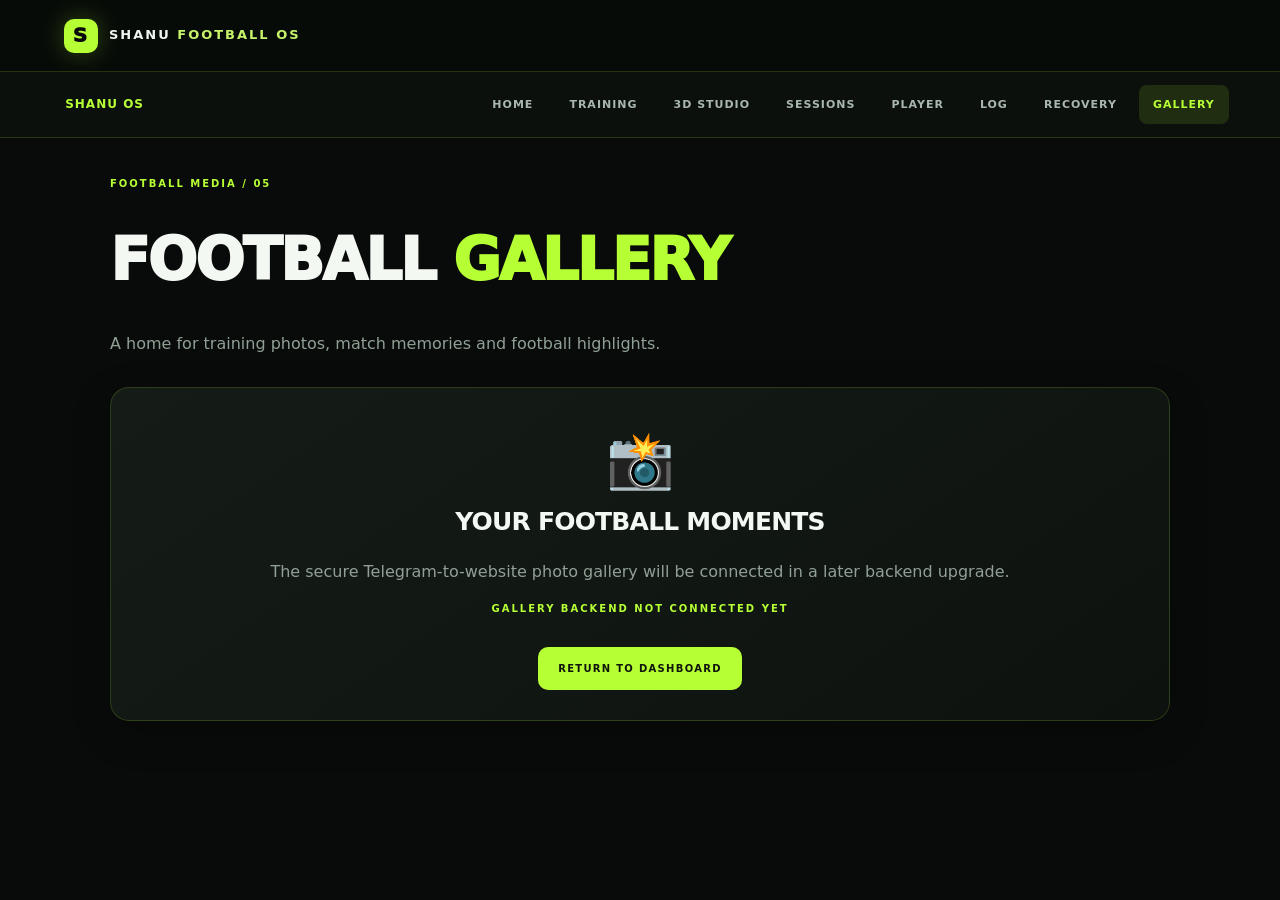
<file: gallery.html>
<!doctype html>
<html lang="en"><head>
<meta charset="UTF-8"><meta name="viewport" content="width=device-width,initial-scale=1">
<title>Football Gallery | Shanu Football OS</title>
<link rel="stylesheet" href="style.css"><link rel="stylesheet" href="premium.css">
</head><body>
<header class="topbar"><a class="brand" href="index.html"><span class="brand-mark">S</span><span>SHANU <b>FOOTBALL OS</b></span></a></header>
<main class="premium-page">
<p class="eyebrow">FOOTBALL MEDIA / 05</p>
<h1 class="premium-heading">FOOTBALL <span>GALLERY</span></h1>
<p class="premium-sub">A home for training photos, match memories and football highlights.</p>
<section class="card" style="padding:30px;margin-top:30px;text-align:center">
<div style="font-size:55px">📸</div>
<h2>YOUR FOOTBALL MOMENTS</h2>
<p class="premium-sub">The secure Telegram-to-website photo gallery will be connected in a later backend upgrade.</p>
<p class="eyebrow">GALLERY BACKEND NOT CONNECTED YET</p>
<a class="primary" style="display:inline-block;padding:14px 20px;text-decoration:none" href="index.html">RETURN TO DASHBOARD</a>
</section>
</main>
<script src="premium.js"></script>
</body></html>
</file>
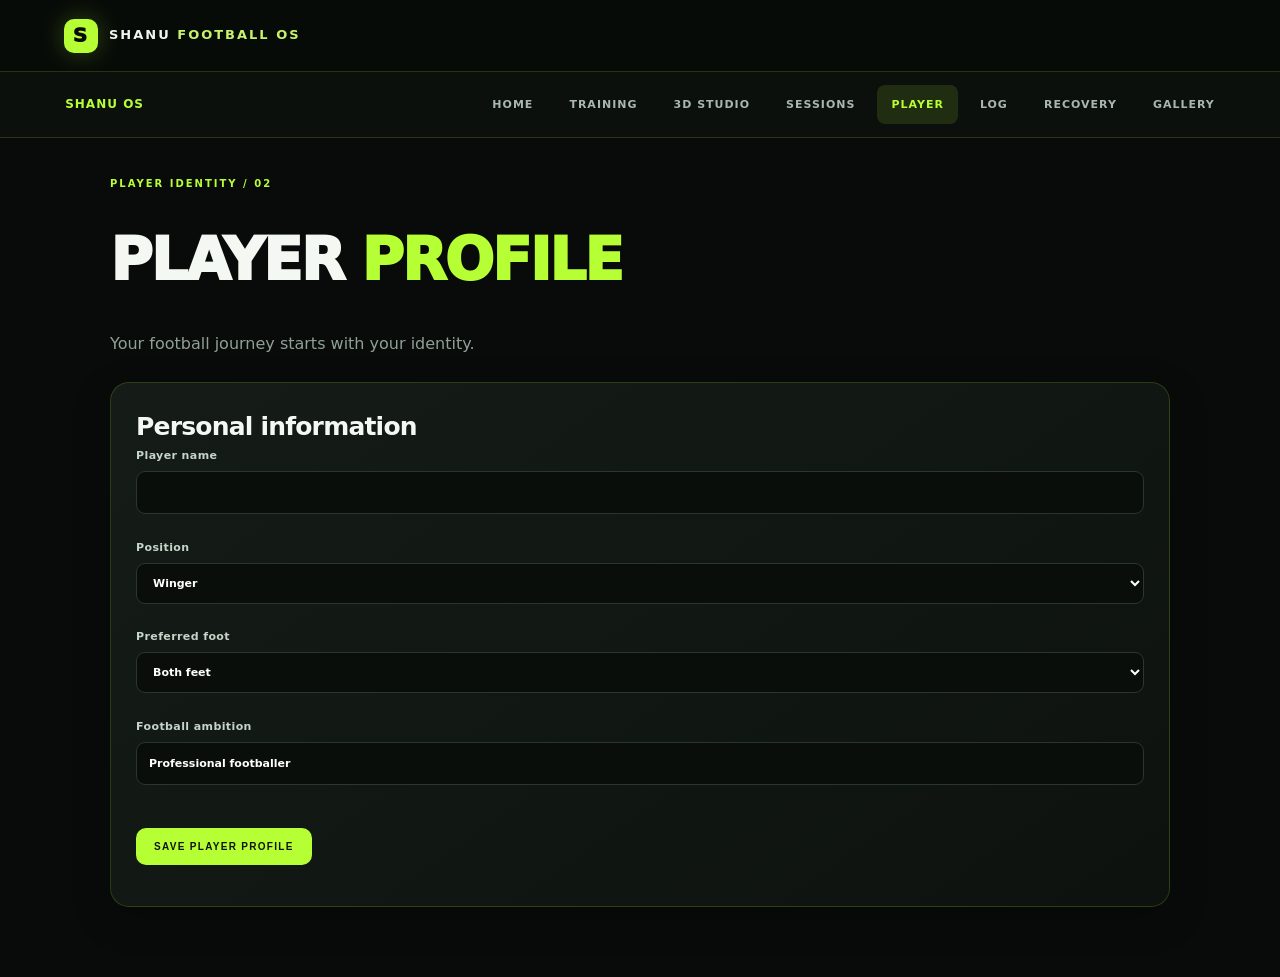
<file: player.html>
<!doctype html>
<html lang="en"><head>
<meta charset="UTF-8"><meta name="viewport" content="width=device-width,initial-scale=1">
<title>Player Profile | Shanu Football OS</title>
<link rel="stylesheet" href="style.css"><link rel="stylesheet" href="premium.css">
</head><body>
<header class="topbar"><a class="brand" href="index.html"><span class="brand-mark">S</span><span>SHANU <b>FOOTBALL OS</b></span></a></header>
<main class="premium-page">
<p class="eyebrow">PLAYER IDENTITY / 02</p>
<h1 class="premium-heading">PLAYER <span>PROFILE</span></h1>
<p class="premium-sub">Your football journey starts with your identity.</p>
<section class="card" style="padding:25px;margin-top:25px">
<h2>Personal information</h2>
<form id="playerForm">
<label class="field">Player name<input id="name" maxlength="40" required></label><br>
<label class="field">Position<select id="position"><option>Winger</option><option>Striker</option><option>Midfielder</option><option>Defender</option><option>Goalkeeper</option></select></label><br>
<label class="field">Preferred foot<select id="foot"><option>Both feet</option><option>Right foot</option><option>Left foot</option></select></label><br>
<label class="field">Football ambition<input id="ambition" maxlength="80" value="Professional footballer"></label><br>
<button class="primary" type="submit">SAVE PLAYER PROFILE</button>
<p id="status" class="premium-sub" aria-live="polite"></p>
</form>
</section>
</main>
<script src="premium.js"></script>
<script>
const fields=['name','position','foot','ambition'];
const key='shanu_player_profile_v1';
try {
 const saved=JSON.parse(localStorage.getItem(key)||'{}');
 fields.forEach(id=>{if(saved[id])document.getElementById(id).value=saved[id]});
} catch(e){}
document.getElementById('playerForm').addEventListener('submit',e=>{
 e.preventDefault();
 const data={};
 fields.forEach(id=>data[id]=document.getElementById(id).value);
 localStorage.setItem(key,JSON.stringify(data));
 document.getElementById('status').textContent='Profile saved on this device.';
});
</script>
</body></html>
</file>
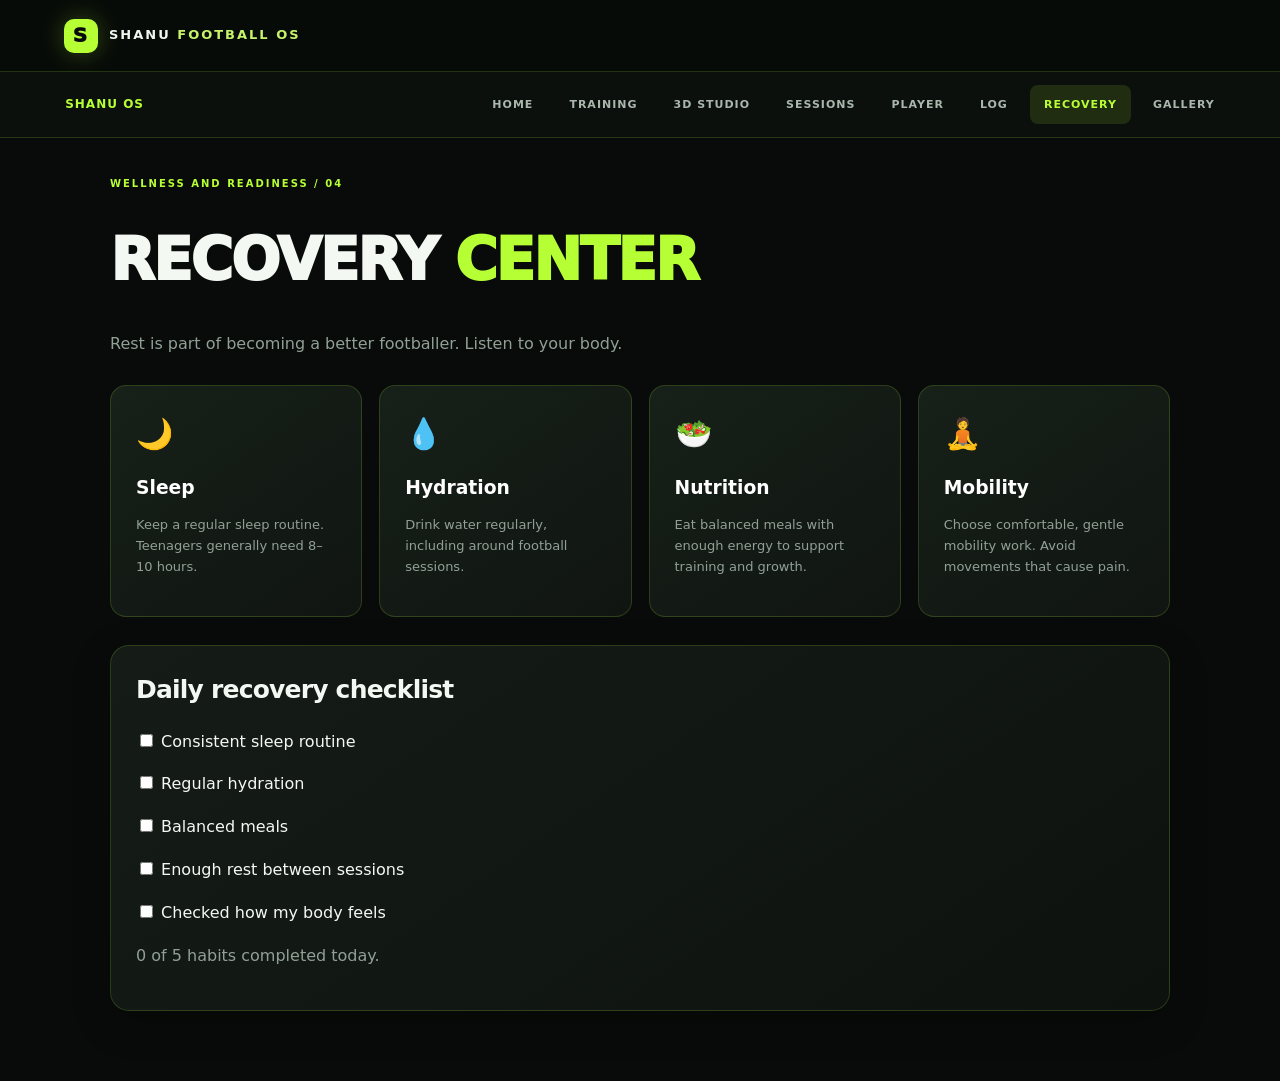
<file: recovery.html>
<!doctype html>
<html lang="en"><head>
<meta charset="UTF-8"><meta name="viewport" content="width=device-width,initial-scale=1">
<title>Recovery Center | Shanu Football OS</title>
<link rel="stylesheet" href="style.css"><link rel="stylesheet" href="premium.css">
</head><body>
<header class="topbar"><a class="brand" href="index.html"><span class="brand-mark">S</span><span>SHANU <b>FOOTBALL OS</b></span></a></header>
<main class="premium-page">
<p class="eyebrow">WELLNESS AND READINESS / 04</p>
<h1 class="premium-heading">RECOVERY <span>CENTER</span></h1>
<p class="premium-sub">Rest is part of becoming a better footballer. Listen to your body.</p>
<div class="premium-grid">
<article class="premium-tile"><div class="tile-icon">🌙</div><h3>Sleep</h3><p>Keep a regular sleep routine. Teenagers generally need 8–10 hours.</p></article>
<article class="premium-tile"><div class="tile-icon">💧</div><h3>Hydration</h3><p>Drink water regularly, including around football sessions.</p></article>
<article class="premium-tile"><div class="tile-icon">🥗</div><h3>Nutrition</h3><p>Eat balanced meals with enough energy to support training and growth.</p></article>
<article class="premium-tile"><div class="tile-icon">🧘</div><h3>Mobility</h3><p>Choose comfortable, gentle mobility work. Avoid movements that cause pain.</p></article>
</div>
<section class="card" style="padding:25px;margin-top:28px">
<h2>Daily recovery checklist</h2>
<div id="habits" style="display:grid;gap:18px;margin-top:20px">
<label><input type="checkbox" data-habit="sleep"> Consistent sleep routine</label>
<label><input type="checkbox" data-habit="water"> Regular hydration</label>
<label><input type="checkbox" data-habit="food"> Balanced meals</label>
<label><input type="checkbox" data-habit="rest"> Enough rest between sessions</label>
<label><input type="checkbox" data-habit="check"> Checked how my body feels</label>
</div>
<p id="progress" class="premium-sub"></p>
</section>
</main>
<script src="premium.js"></script>
<script>
const key='shanu_recovery_v1';
let saved={};
try{saved=JSON.parse(localStorage.getItem(key)||'{}')}catch(e){}
const boxes=[...document.querySelectorAll('[data-habit]')];
function update(){
 const count=boxes.filter(b=>b.checked).length;
 document.getElementById('progress').textContent=count+' of '+boxes.length+' habits completed today.';
 localStorage.setItem(key,JSON.stringify(Object.fromEntries(boxes.map(b=>[b.dataset.habit,b.checked]))));
}
boxes.forEach(b=>{b.checked=!!saved[b.dataset.habit];b.addEventListener('change',update)});
update();
</script>
</body></html>
</file>
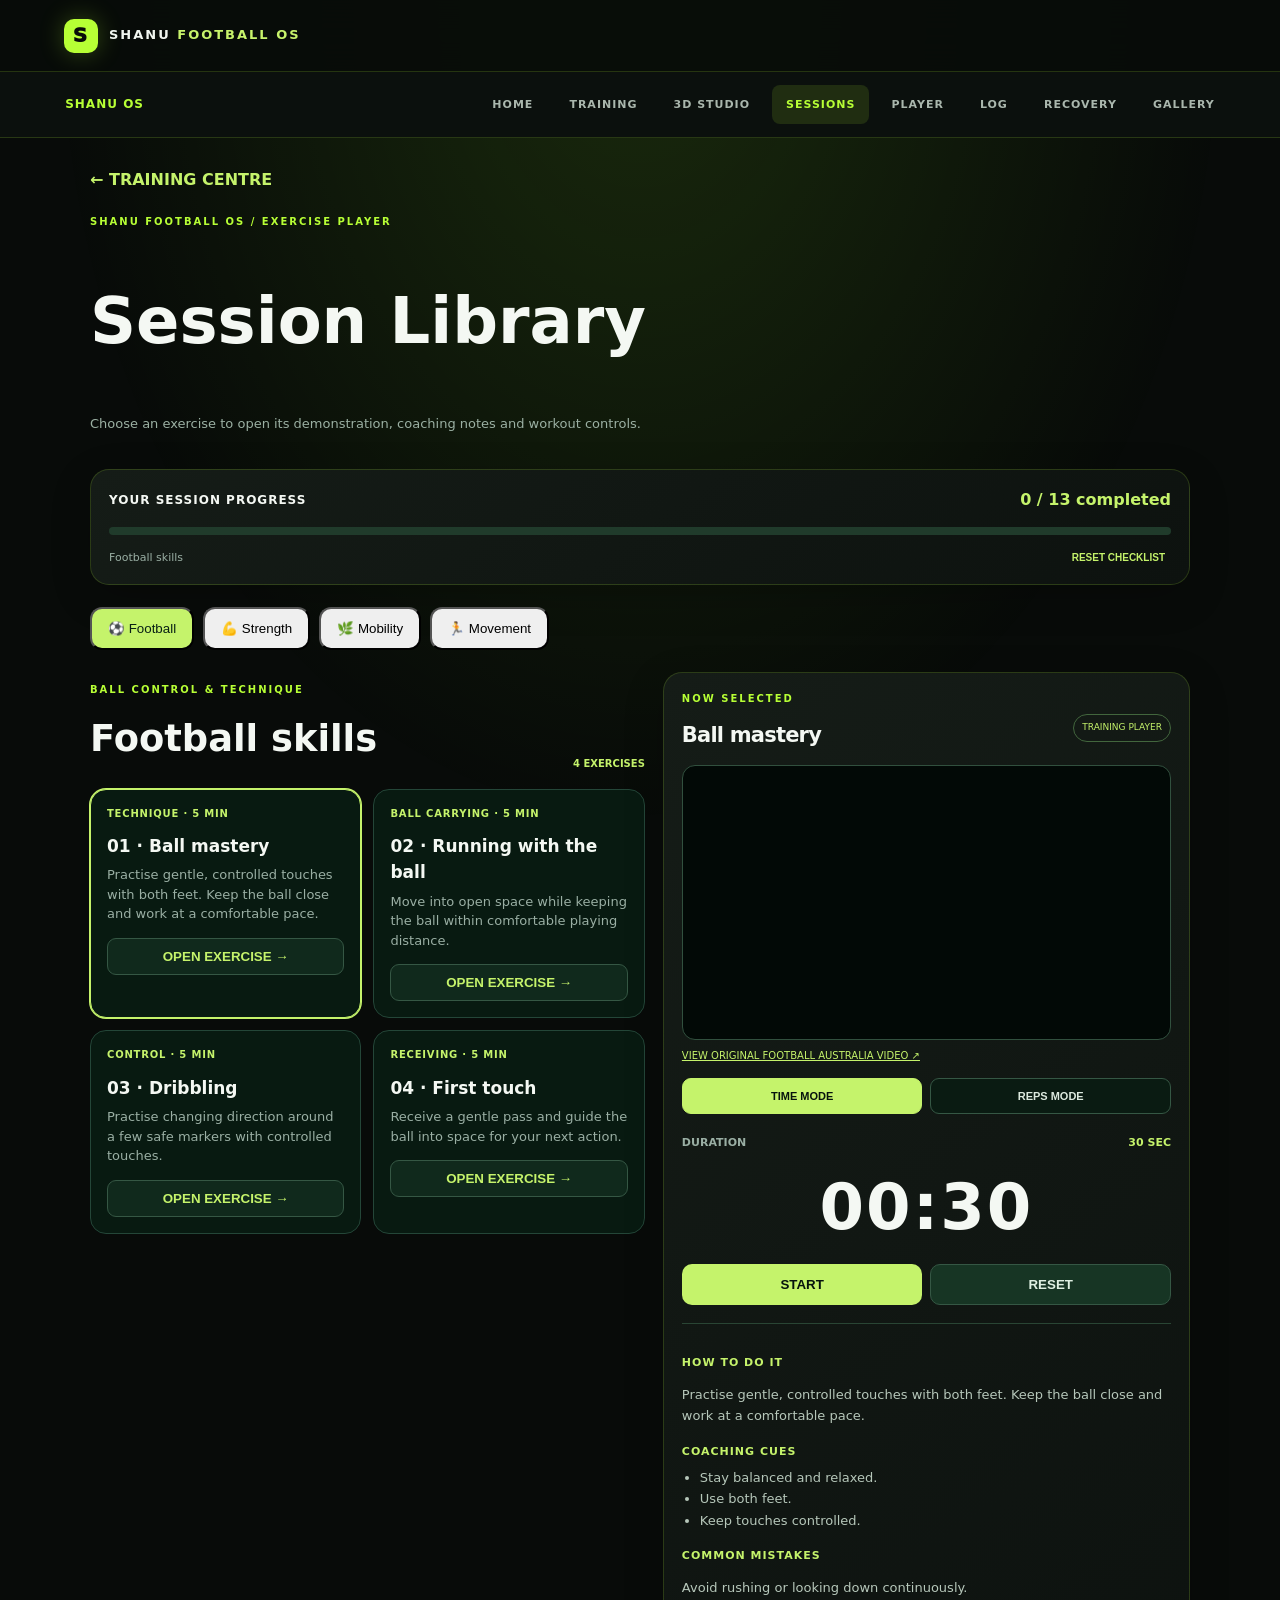
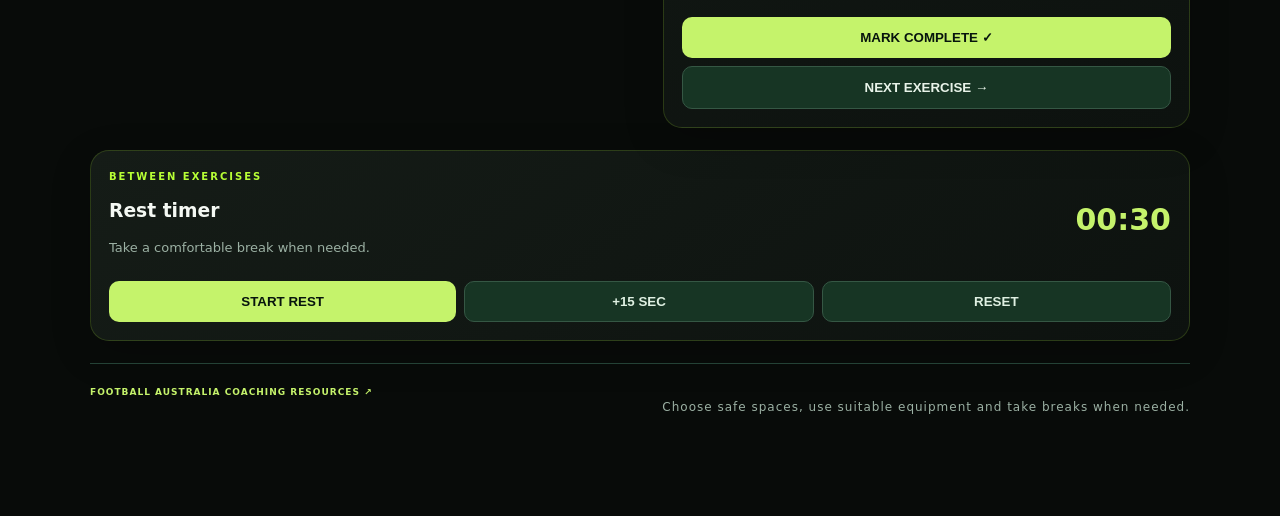
<file: session-library.html>
<!doctype html>
<html lang="en">
<head>
<meta charset="utf-8">
<meta name="viewport" content="width=device-width,initial-scale=1">
<meta name="theme-color" content="#061b13">
<title>Exercise Studio | Shanu Football OS</title>
<link rel="stylesheet" href="style.css">
<link rel="stylesheet" href="premium.css">
<link rel="stylesheet" href="session-library.css">
</head>
<body>
<div class="ambient"></div>
<header class="topbar">
<a class="brand" href="training.html"><span class="brand-mark">S</span><span>SHANU <b>FOOTBALL OS</b></span></a>
</header>
<main class="library-page">
<a class="back-link" href="training.html">← TRAINING CENTRE</a>
<p class="eyebrow">SHANU FOOTBALL OS / EXERCISE PLAYER</p>
<h1>Session Library</h1>
<p class="muted">Choose an exercise to open its demonstration, coaching notes and workout controls.</p>

<section class="sl-progress card">
<div class="sl-progress-top"><strong>YOUR SESSION PROGRESS</strong><span id="progressText">0 / 0 completed</span></div>
<div class="sl-track"><span id="progressBar"></span></div>
<div class="sl-progress-bottom"><span id="sessionLabel">Training session</span><button id="resetChecklist" type="button">RESET CHECKLIST</button></div>
</section>

<nav class="category-tabs" aria-label="Exercise categories">
<button class="active" data-category="football">⚽ Football</button>
<button data-category="strength">💪 Strength</button>
<button data-category="mobility">🌿 Mobility</button>
<button data-category="speed">🏃 Movement</button>
</nav>

<div class="sl-layout">
<section class="sl-list-area">
<div class="sl-section-head">
<div><p class="eyebrow" id="categoryEyebrow">BALL CONTROL & TECHNIQUE</p><h2 id="categoryTitle">Football skills</h2></div>
<span id="exerciseCount">04 EXERCISES</span>
</div>
<div id="exerciseCards" class="exercise-grid"></div>
</section>

<section class="sl-player card" id="exercisePlayer">
<div class="sl-player-head">
<div><p class="eyebrow">NOW SELECTED</p><h2 id="detailTitle">Choose an exercise</h2></div>
<span class="sl-live">TRAINING PLAYER</span>
</div>
<div class="sl-video" id="videoStage">
<div class="sl-video-placeholder"><span>▶</span><strong>EXERCISE DEMONSTRATION</strong><p>Select an exercise to load its video or demonstration link.</p></div>
</div>
<div class="sl-video-credit" id="videoCredit">Demonstration videos are supplied by their respective publishers.</div>
<div class="sl-mode-row">
<button class="active" id="timeMode" type="button">TIME MODE</button>
<button id="repMode" type="button">REPS MODE</button>
</div>
<div class="sl-target">
<span id="targetLabel">DURATION</span>
<strong id="targetValue">30 SEC</strong>
</div>
<div class="sl-timer" id="timerDisplay">00:30</div>
<div class="sl-timer-actions">
<button id="timerStart" type="button">START</button>
<button id="timerReset" type="button">RESET</button>
</div>
<div class="sl-notes">
<h3>HOW TO DO IT</h3>
<p id="detailInstructions">Choose an exercise from the list to see the instructions.</p>
<h3>COACHING CUES</h3>
<ul id="detailCues"><li>Use a comfortable range of movement.</li></ul>
<h3>COMMON MISTAKES</h3>
<p id="detailMistakes">Move with control. Stop if anything feels painful or uncomfortable.</p>
</div>
<div class="sl-player-footer">
<button id="completeExercise" type="button">MARK COMPLETE ✓</button>
<button id="nextExercise" type="button">NEXT EXERCISE →</button>
</div>
</section>
</div>

<section class="sl-rest card">
<div><p class="eyebrow">BETWEEN EXERCISES</p><h3>Rest timer</h3><p class="muted">Take a comfortable break when needed.</p></div>
<strong id="restDisplay">00:30</strong>
<div class="sl-rest-actions">
<button id="restStart" type="button">START REST</button>
<button id="restPlus" type="button">+15 SEC</button>
<button id="restReset" type="button">RESET</button>
</div>
</section>

<footer class="library-footer">
<a href="https://footballaustralia.com.au/coaching-resources" target="_blank" rel="noopener">FOOTBALL AUSTRALIA COACHING RESOURCES ↗</a>
<p class="muted">Choose safe spaces, use suitable equipment and take breaks when needed.</p>
</footer>
</main>
<script src="session-library.js"></script>
<script src="premium.js"></script>
</body>
</html>
</file>
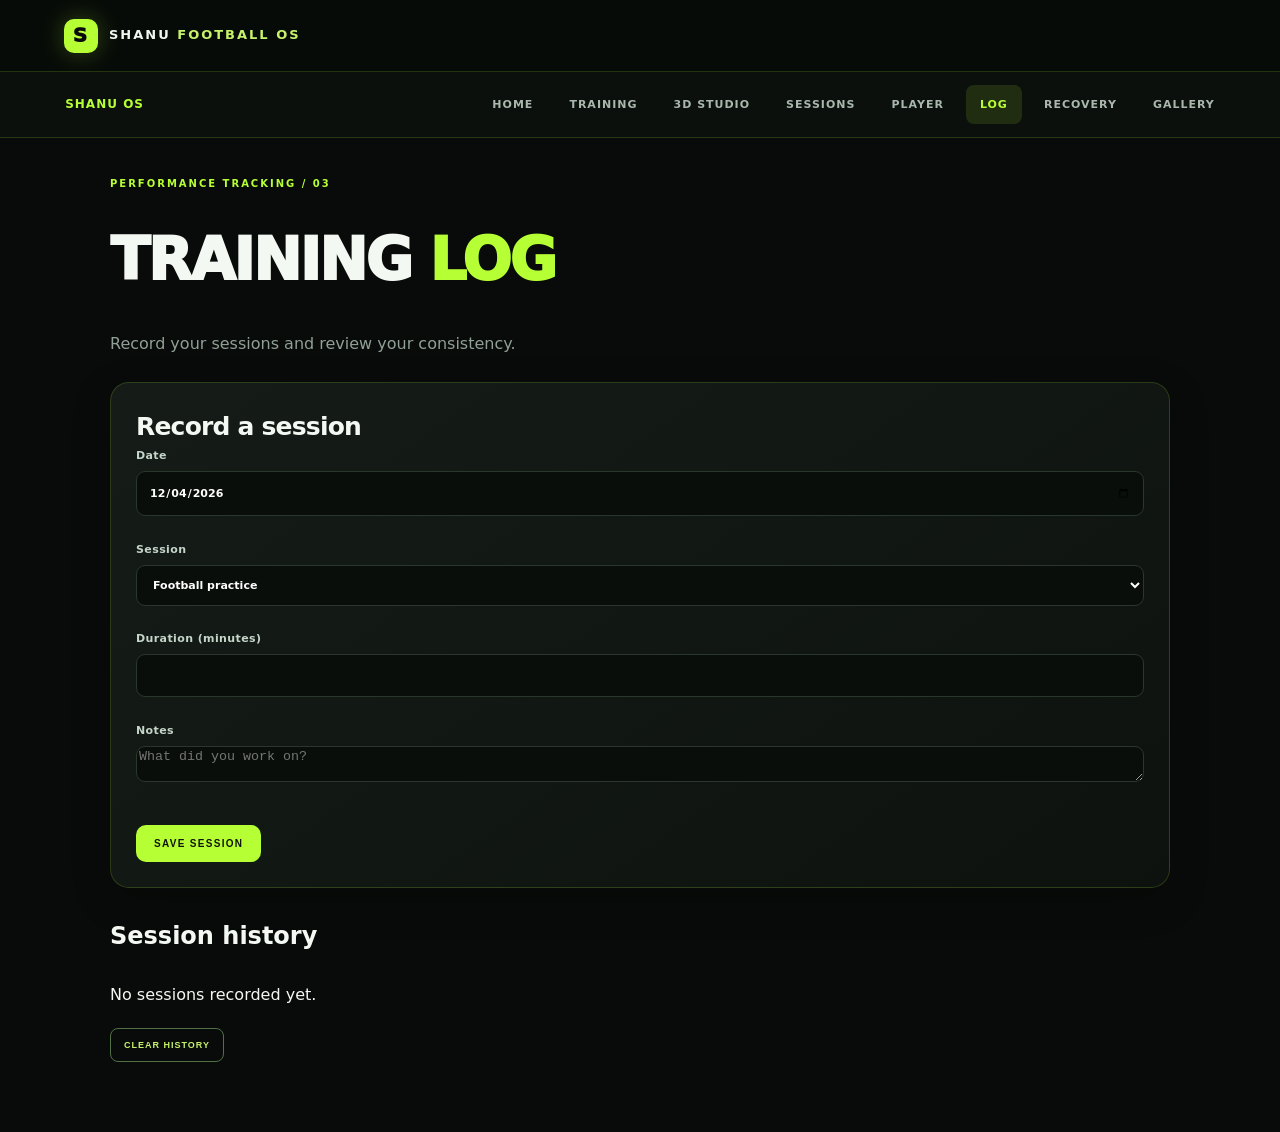
<file: training-log.html>
<!doctype html>
<html lang="en"><head>
<meta charset="UTF-8"><meta name="viewport" content="width=device-width,initial-scale=1">
<title>Training Log | Shanu Football OS</title>
<link rel="stylesheet" href="style.css"><link rel="stylesheet" href="premium.css">
</head><body>
<header class="topbar"><a class="brand" href="index.html"><span class="brand-mark">S</span><span>SHANU <b>FOOTBALL OS</b></span></a></header>
<main class="premium-page">
<p class="eyebrow">PERFORMANCE TRACKING / 03</p>
<h1 class="premium-heading">TRAINING <span>LOG</span></h1>
<p class="premium-sub">Record your sessions and review your consistency.</p>
<section class="card" style="padding:25px;margin-top:25px">
<h2>Record a session</h2>
<form id="logForm">
<label class="field">Date<input type="date" id="date" required></label><br>
<label class="field">Session<select id="type"><option>Football practice</option><option>Technical skills</option><option>Speed and agility</option><option>Strength and mobility</option><option>Match</option><option>Recovery</option></select></label><br>
<label class="field">Duration (minutes)<input type="number" id="duration" min="1" max="600" required></label><br>
<label class="field">Notes<textarea id="notes" maxlength="300" placeholder="What did you work on?"></textarea></label><br>
<button class="primary" type="submit">SAVE SESSION</button>
</form>
</section>
<section style="margin-top:30px">
<h2>Session history</h2>
<div id="history" class="premium-grid"></div>
<button id="clear" class="outline" style="margin-top:20px">CLEAR HISTORY</button>
</section>
</main>
<script src="premium.js"></script>
<script>
const key='shanu_training_log_v1';
const $=id=>document.getElementById(id);
$('date').value=new Date().toLocaleDateString('en-CA');
function render(){
 let items=JSON.parse(localStorage.getItem(key)||'[]');
 $('history').replaceChildren();
 if(!items.length){$('history').textContent='No sessions recorded yet.';return}
 items.slice().reverse().forEach(item=>{
  const card=document.createElement('article');
  card.className='premium-tile';
  const title=document.createElement('h3');title.textContent=item.type;
  const date=document.createElement('p');date.textContent=item.date+' • '+item.duration+' minutes';
  const notes=document.createElement('p');notes.textContent=item.notes||'No notes';
  card.append(title,date,notes);$('history').append(card);
 });
}
$('logForm').addEventListener('submit',e=>{
 e.preventDefault();
 const items=JSON.parse(localStorage.getItem(key)||'[]');
 items.push({date:$('date').value,type:$('type').value,duration:Number($('duration').value),notes:$('notes').value});
 localStorage.setItem(key,JSON.stringify(items));
 $('logForm').reset();$('date').value=new Date().toLocaleDateString('en-CA');render();
});
$('clear').addEventListener('click',()=>{
 if(confirm('Clear all locally saved training sessions?')){localStorage.removeItem(key);render()}
});
render();
</script>
</body></html>
</file>
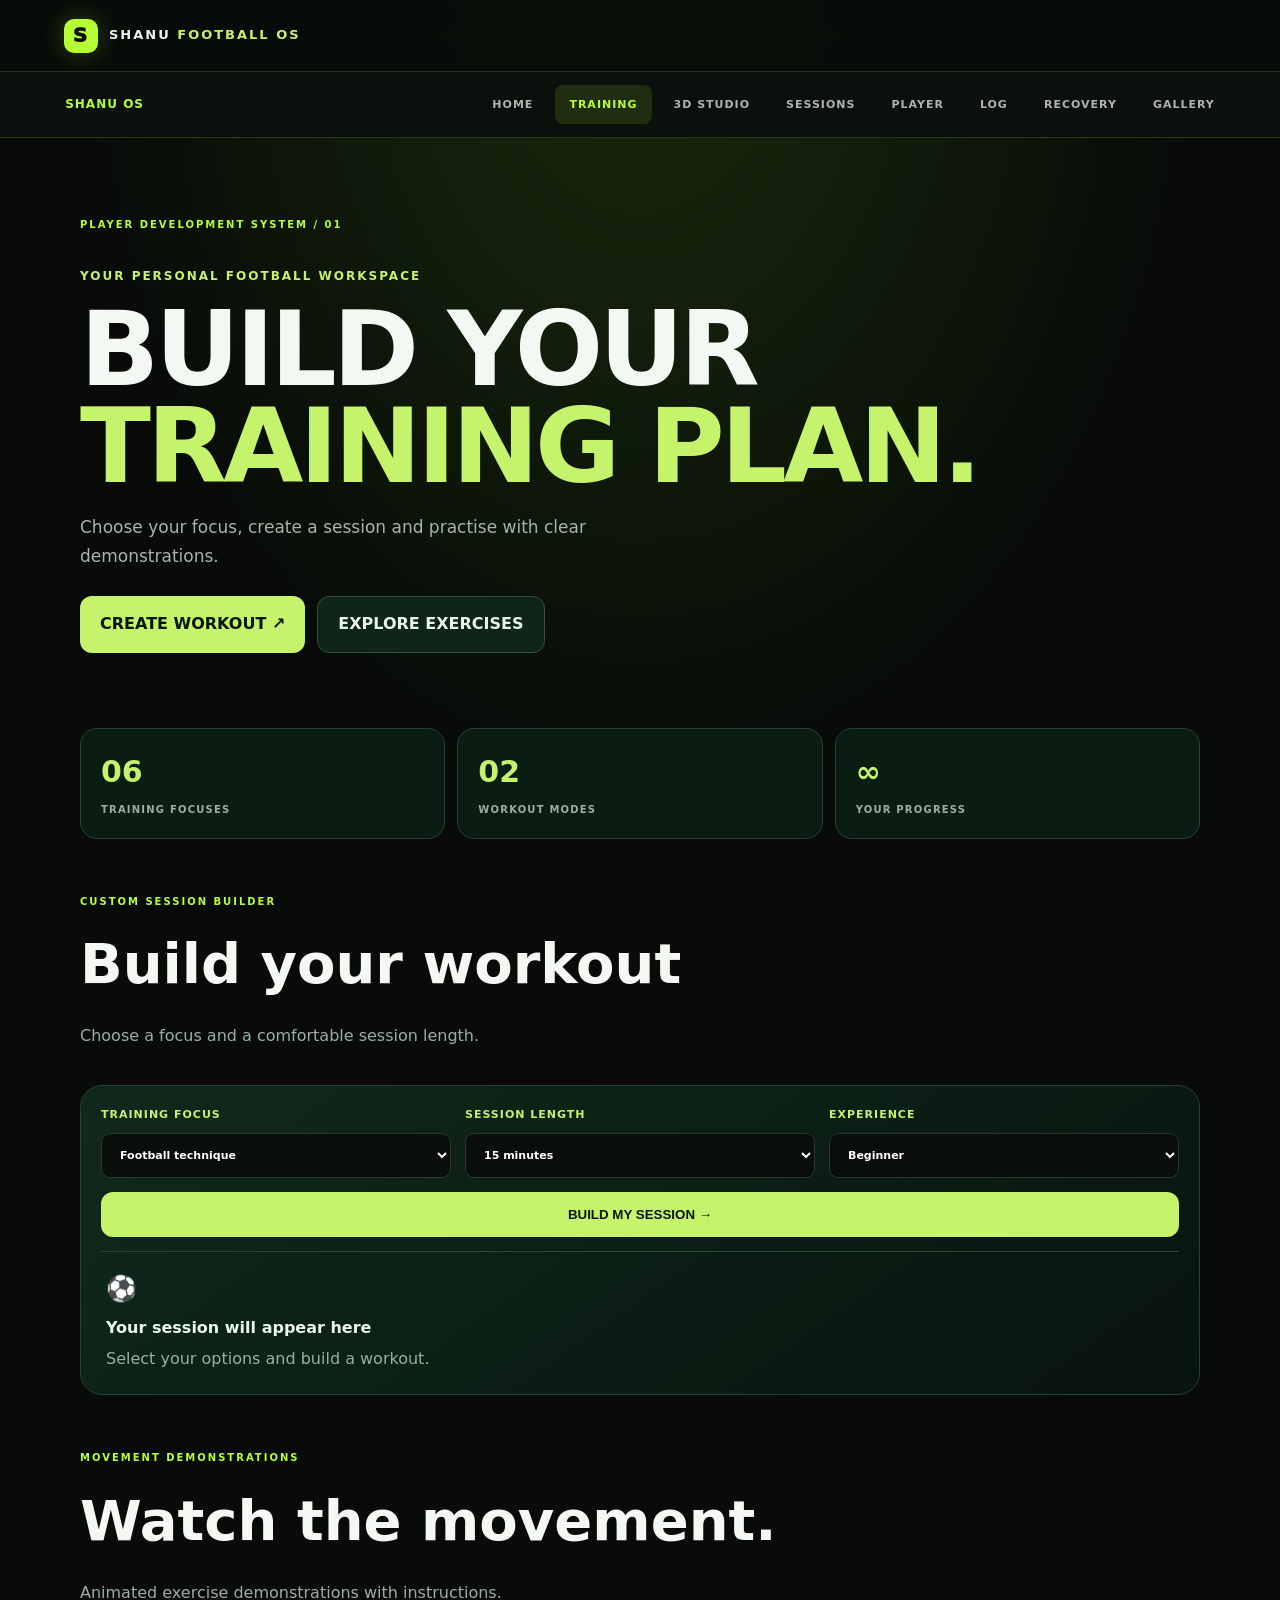
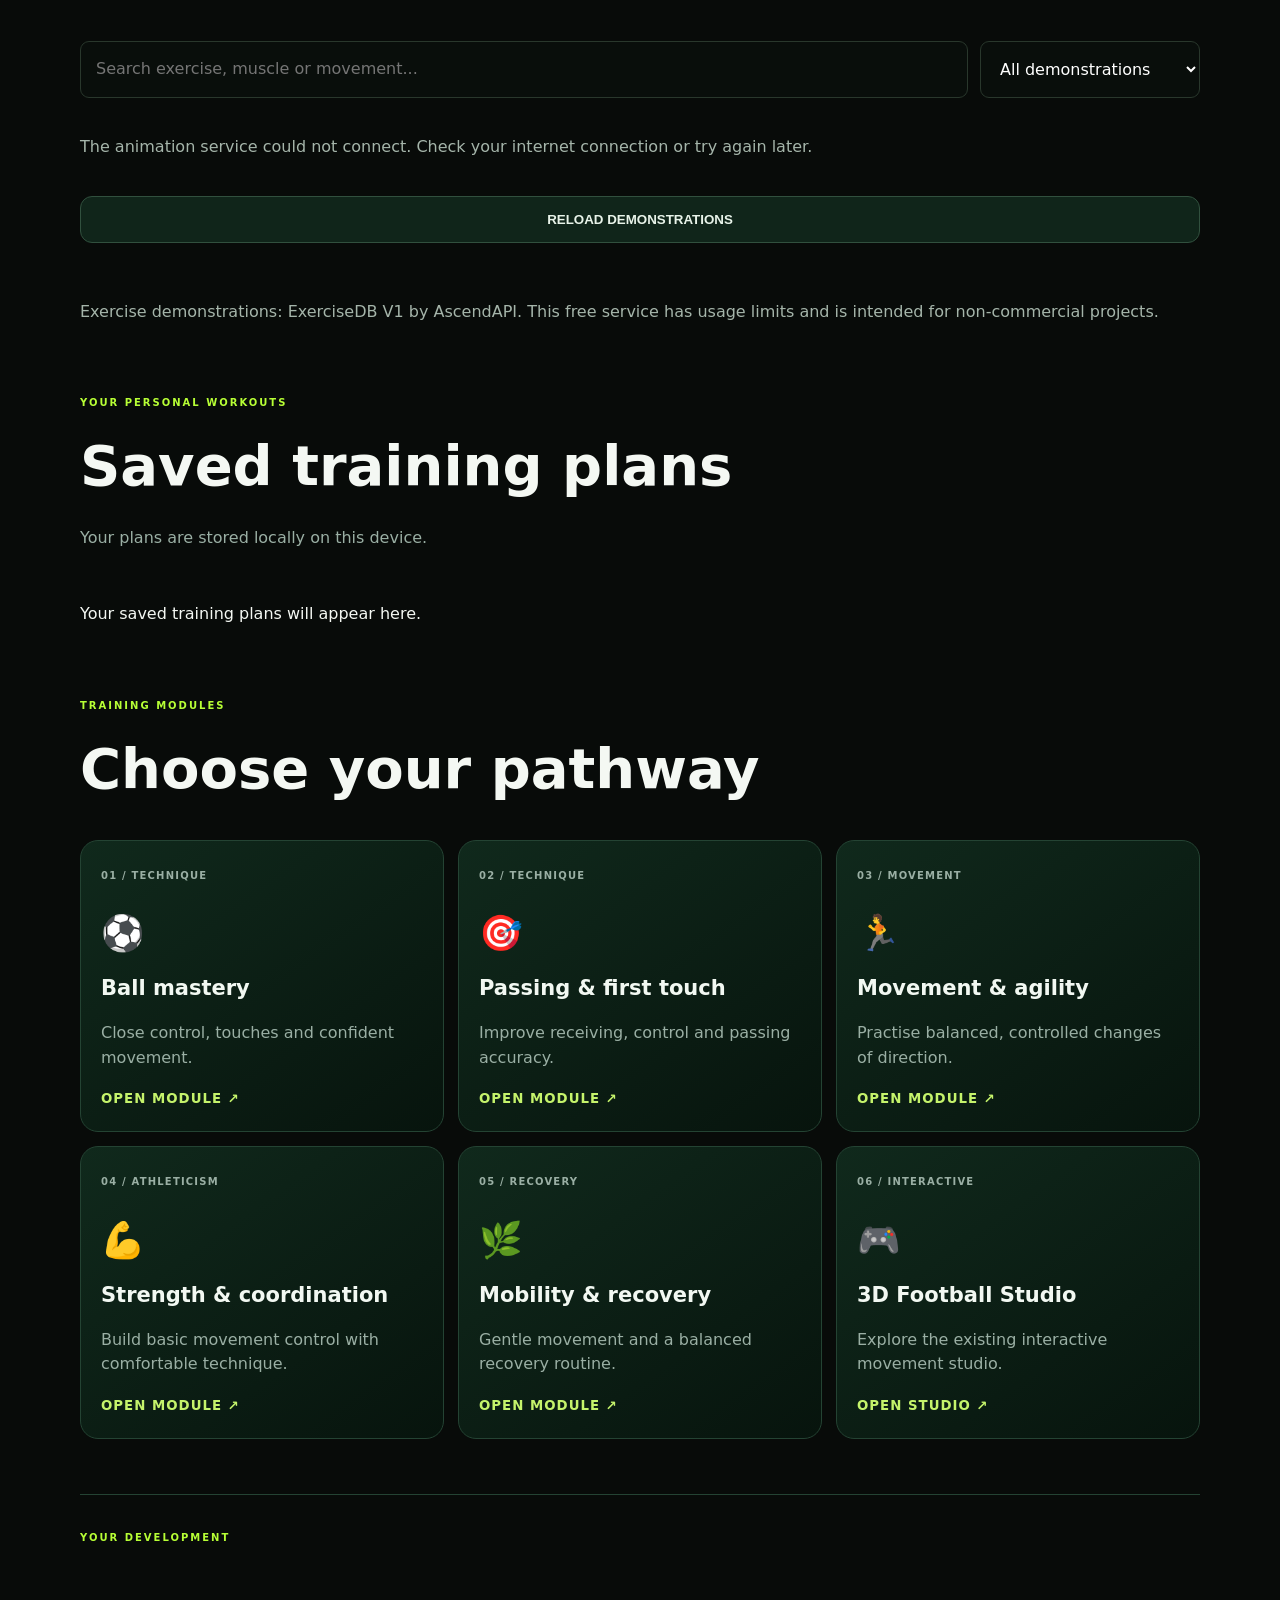
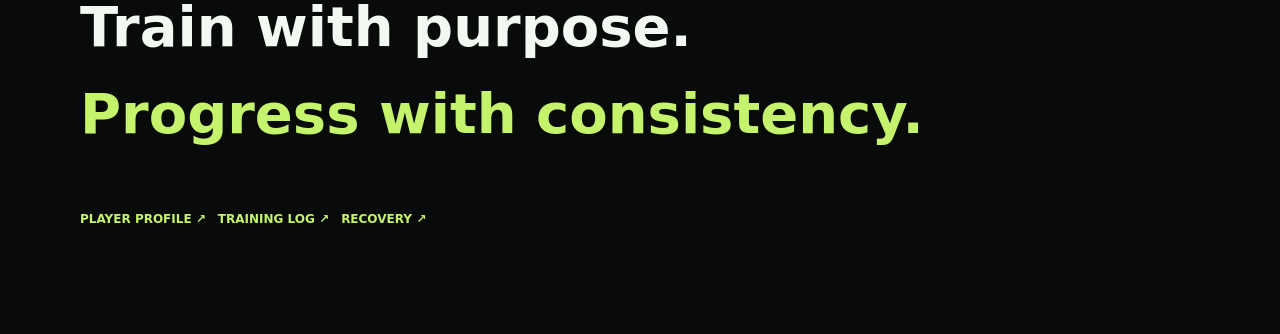
<file: training.html>
<!doctype html>
<html lang="en">
<head>
<meta charset="UTF-8">
<meta name="viewport" content="width=device-width,initial-scale=1">
<meta name="theme-color" content="#080b09">
<title>Training Centre | Shanu Football OS</title>
<link rel="stylesheet" href="style.css">
<link rel="stylesheet" href="premium.css">
<link rel="stylesheet" href="training-center.css">
</head>
<body>
<div class="ambient"></div>
<header class="topbar">
<a class="brand" href="index.html">
<span class="brand-mark">S</span>
<span>SHANU <b>FOOTBALL OS</b></span>
</a>
</header>

<main class="tc-wrap">
<section class="tc-hero">
<p class="eyebrow">PLAYER DEVELOPMENT SYSTEM / 01</p>
<p class="tc-kicker">YOUR PERSONAL FOOTBALL WORKSPACE</p>
<h1>BUILD YOUR<br><span>TRAINING PLAN.</span></h1>
<p class="tc-intro">Choose your focus, create a session and practise with clear demonstrations.</p>
<div class="tc-hero-actions">
<a class="tc-primary" href="#builder">CREATE WORKOUT ↗</a>
<a class="tc-secondary" href="session-library.html">EXPLORE EXERCISES</a>
</div>
</section>

<section class="tc-stats">
<div><strong>06</strong><span>TRAINING FOCUSES</span></div>
<div><strong>02</strong><span>WORKOUT MODES</span></div>
<div><strong>∞</strong><span>YOUR PROGRESS</span></div>
</section>

<section class="tc-section" id="builder">
<div class="tc-heading">
<p class="eyebrow">CUSTOM SESSION BUILDER</p>
<h2>Build your workout</h2>
<p>Choose a focus and a comfortable session length.</p>
</div>

<div class="tc-builder">
<label>TRAINING FOCUS
<select id="tcFocus">
<option value="football">Football technique</option>
<option value="dribbling">Dribbling & ball mastery</option>
<option value="passing">Passing & first touch</option>
<option value="strength">Strength & coordination</option>
<option value="mobility">Mobility & recovery</option>
<option value="speed">Movement & agility</option>
</select>
</label>

<label>SESSION LENGTH
<select id="tcDuration">
<option value="10">10 minutes</option>
<option value="15" selected>15 minutes</option>
<option value="20">20 minutes</option>
<option value="30">30 minutes</option>
</select>
</label>

<label>EXPERIENCE
<select id="tcLevel">
<option value="beginner">Beginner</option>
<option value="comfortable">Comfortable</option>
</select>
</label>

<button id="tcCreate" class="tc-primary tc-create">BUILD MY SESSION →</button>
<div id="tcPlanPreview" class="tc-preview" aria-live="polite">
<div class="tc-preview-icon">⚽</div>
<strong>Your session will appear here</strong>
<p>Select your options and build a workout.</p>
</div>
</div>
</section>


<section class="tc-section tc-animation-section" id="exercise-animations">
  <div class="tc-heading">
    <p class="eyebrow">MOVEMENT DEMONSTRATIONS</p>
    <h2>Watch the movement.</h2>
    <p>Animated exercise demonstrations with instructions.</p>
  </div>

  <div class="tc-animation-toolbar">
    <input id="tcAnimationSearch" type="search"
      placeholder="Search exercise, muscle or movement..."
      aria-label="Search exercise demonstrations">

    <select id="tcAnimationCategory" aria-label="Filter demonstrations">
      <option value="all">All demonstrations</option>
      <option value="chest">Chest</option>
      <option value="back">Back</option>
      <option value="legs">Legs</option>
      <option value="waist">Core</option>
      <option value="cardio">Cardio</option>
    </select>
  </div>

  <p id="tcApiStatus" class="tc-api-message" aria-live="polite">
    Loading exercise demonstrations...
  </p>

  <button id="tcApiRetry" class="tc-secondary" type="button">
    RELOAD DEMONSTRATIONS
  </button>

  <div id="tcAnimationResults" class="tc-animation-grid"></div>

  <p class="tc-api-message">
    Exercise demonstrations: ExerciseDB V1 by AscendAPI.
    This free service has usage limits and is intended for non-commercial projects.
  </p>
</section>

<section class="tc-section">
  <div class="tc-heading">
    <p class="eyebrow">YOUR PERSONAL WORKOUTS</p>
    <h2>Saved training plans</h2>
    <p>Your plans are stored locally on this device.</p>
  </div>
  <div id="tcSavedPlans" class="tc-saved-plans"></div>
</section>

<section class="tc-section">
<div class="tc-heading">
<p class="eyebrow">TRAINING MODULES</p>
<h2>Choose your pathway</h2>
</div>
<div class="tc-modules">
<a href="session-library.html?focus=dribbling" class="tc-module">
<span>01 / TECHNIQUE</span><b>⚽</b><h3>Ball mastery</h3>
<p>Close control, touches and confident movement.</p><small>OPEN MODULE ↗</small>
</a>
<a href="session-library.html?focus=passing" class="tc-module">
<span>02 / TECHNIQUE</span><b>🎯</b><h3>Passing & first touch</h3>
<p>Improve receiving, control and passing accuracy.</p><small>OPEN MODULE ↗</small>
</a>
<a href="session-library.html?focus=speed" class="tc-module">
<span>03 / MOVEMENT</span><b>🏃</b><h3>Movement & agility</h3>
<p>Practise balanced, controlled changes of direction.</p><small>OPEN MODULE ↗</small>
</a>
<a href="session-library.html?focus=strength" class="tc-module">
<span>04 / ATHLETICISM</span><b>💪</b><h3>Strength & coordination</h3>
<p>Build basic movement control with comfortable technique.</p><small>OPEN MODULE ↗</small>
</a>
<a href="session-library.html?focus=mobility" class="tc-module">
<span>05 / RECOVERY</span><b>🌿</b><h3>Mobility & recovery</h3>
<p>Gentle movement and a balanced recovery routine.</p><small>OPEN MODULE ↗</small>
</a>
<a href="3d-studio.html" class="tc-module">
<span>06 / INTERACTIVE</span><b>🎮</b><h3>3D Football Studio</h3>
<p>Explore the existing interactive movement studio.</p><small>OPEN STUDIO ↗</small>
</a>
</div>
</section>

<section class="tc-section tc-bottom">
<p class="eyebrow">YOUR DEVELOPMENT</p>
<h2>Train with purpose.<br><span>Progress with consistency.</span></h2>
<div class="tc-bottom-links">
<a href="player.html">PLAYER PROFILE ↗</a>
<a href="training-log.html">TRAINING LOG ↗</a>
<a href="recovery.html">RECOVERY ↗</a>
</div>
</section>
</main>
<script src="training-center.js"></script>
<script src="premium.js"></script>
</body>
</html>
</file>
<file: style.css>
:root{--bg:#07130f;--panel:#0e211a;--panel2:#122a21;--line:#244236;--text:#f0f5ef;--muted:#9bb0a3;--lime:#c7f36b;--green:#65d69a;--orange:#ffb45d;--blue:#82c9ff;--shadow:0 20px 60px #0005}*{box-sizing:border-box}body{margin:0;background:var(--bg);color:var(--text);font-family:Inter,ui-sans-serif,system-ui,-apple-system,Segoe UI,sans-serif;line-height:1.55}.ambient{position:fixed;inset:0;pointer-events:none;background:radial-gradient(ellipse at 80% 5%,#163b2a66,transparent 40%),radial-gradient(ellipse at 5% 45%,#15372a55,transparent 35%);z-index:-1}.topbar{height:72px;display:flex;align-items:center;justify-content:space-between;padding:0 max(5vw,20px);border-bottom:1px solid #ffffff12;background:#07130fbb;backdrop-filter:blur(12px)}.brand{display:flex;gap:11px;align-items:center;text-decoration:none;color:var(--text);font-size:13px;letter-spacing:2px;font-weight:800}.brand b{color:var(--lime)}.brand-mark{width:34px;height:34px;border-radius:10px;background:var(--lime);color:#102017;display:grid;place-items:center;font-weight:950;font-size:20px}.top-actions{display:flex;gap:10px;align-items:center;color:var(--muted);font-size:10px;letter-spacing:1.3px}.live-dot{width:7px;height:7px;background:var(--green);border-radius:50%;box-shadow:0 0 12px var(--green)}.icon-btn,.close{background:transparent;border:1px solid var(--line);color:var(--text);border-radius:9px;padding:7px 11px;cursor:pointer}.wrap{width:min(1160px,90vw);margin:auto}.hero{min-height:380px;display:grid;grid-template-columns:1.1fr .9fr;align-items:center;padding:48px 0 35px;gap:20px}.eyebrow{font-size:10px;letter-spacing:2px;color:var(--lime);font-weight:800;margin:0 0 12px}.hero h1{font-size:clamp(48px,7vw,82px);line-height:.95;letter-spacing:-4px;margin:0 0 20px;font-weight:950}.hero h1 em{font-style:normal;color:var(--lime)}.sub{color:var(--muted);max-width:520px;font-size:16px}.hero-tags{display:flex;flex-wrap:wrap;gap:8px;margin-top:24px}.hero-tags span,.date-pill,.tag{font-size:9px;letter-spacing:1px;border:1px solid var(--line);border-radius:30px;padding:7px 10px;color:#c3d4c8}.ball-stage{height:290px;position:relative;display:grid;place-items:center}.ball-stage:before{content:"";position:absolute;width:230px;height:230px;border-radius:50%;background:#b9ef5b12;filter:blur(30px)}#ball3d{width:260px;height:260px;position:relative;z-index:1}.orbital{position:absolute;width:310px;height:110px;border:1px solid #c7f36b44;border-radius:50%;transform:rotate(-22deg)}.stage-caption{position:absolute;bottom:0;font-size:9px;letter-spacing:2px;color:var(--muted)}.card{background:linear-gradient(145deg,#10241b,#0b1b15);border:1px solid var(--line);border-radius:18px;padding:25px;box-shadow:var(--shadow)}.section-head{display:flex;align-items:end;justify-content:space-between;gap:15px;margin-bottom:22px}.section-head h2,.card h2{margin:0;font-size:25px;letter-spacing:-.8px}.muted{color:var(--muted);font-size:13px}.readiness-grid{display:grid;grid-template-columns:repeat(4,1fr);gap:12px}.field{display:grid;gap:7px;color:#c5d5ca;font-size:11px;font-weight:700;letter-spacing:.4px}.field select,.field input{width:100%;padding:12px;background:#081710;border:1px solid var(--line);border-radius:9px;color:var(--text);font:inherit;outline:none}.primary{margin-top:18px;background:var(--lime);color:#142116;border:0;border-radius:9px;padding:13px 18px;font-size:10px;font-weight:900;letter-spacing:1.3px;cursor:pointer}.primary span{font-size:17px;margin-left:15px}.primary.small{margin-top:12px}.recommendation{display:flex;align-items:center;gap:14px;padding:14px;margin-top:17px;border:1px solid #42664e;border-radius:12px;background:#13291e}.recommendation p{margin:2px 0 0;color:var(--muted);font-size:12px}.rec-icon{font-size:25px;color:var(--lime)}.sections{padding:65px 0 28px}.sections .section-head{margin-bottom:20px}.mode-grid{display:grid;grid-template-columns:repeat(3,1fr);gap:15px}.mode-card{padding:23px;border:1px solid var(--line);border-radius:16px;background:#0d2018;position:relative;overflow:hidden}.mode-card:after{content:"";position:absolute;width:130px;height:130px;border-radius:50%;right:-65px;top:-65px;background:#c7f36b0b}.mode-top{display:flex;justify-content:space-between;align-items:center;margin-bottom:24px}.mode-number{font-size:11px;color:var(--muted);letter-spacing:2px}.mode-symbol{font-size:25px;color:var(--lime)}.performance .mode-symbol{color:var(--orange)}.mobility .mode-symbol{color:var(--blue)}.mode-card h3{font-size:31px;line-height:1.05;letter-spacing:-1px;margin:0 0 13px}.mode-desc{color:var(--muted);font-size:12px;min-height:58px}.mode-card ul{padding-left:17px;color:#d5e2d8;font-size:12px;line-height:2}.outline{background:transparent;color:var(--lime);border:1px solid #527044;border-radius:8px;padding:11px 13px;font-size:9px;font-weight:800;letter-spacing:1px;cursor:pointer}.detail{margin-top:20px}.exercise-list{display:grid;grid-template-columns:repeat(2,1fr);gap:10px}.exercise{border:1px solid var(--line);border-radius:11px;padding:14px;background:#0a1a13}.exercise h4{margin:0 0 5px;font-size:14px}.exercise p{margin:0;color:var(--muted);font-size:12px}.exercise .dose{display:inline-block;color:var(--lime);font-size:10px;margin-top:8px;font-weight:800;letter-spacing:.5px}.two-col{display:grid;grid-template-columns:1fr 1fr;gap:15px;margin-top:18px}.goals h2,.reminder h2{margin-bottom:5px}.goal-list{display:grid;gap:11px;margin:20px 0}.goal-item{display:flex;gap:10px;align-items:center;color:#d9e5dc;font-size:13px}.goal-item input,.checkline input{accent-color:var(--lime);width:16px;height:16px}.goal-footer{display:flex;align-items:center;gap:14px;color:var(--muted);font-size:11px}.progress{height:6px;background:#263b30;border-radius:10px;flex:1;overflow:hidden}.progress span{display:block;width:0;height:100%;background:var(--lime);transition:width .2s}.text-btn{border:0;background:none;color:var(--lime);padding:12px 0 0;cursor:pointer;font-size:11px}.reminder .field{margin:18px 0 12px;max-width:200px}.checkline{display:flex;align-items:center;gap:8px;font-size:12px;color:#d8e4da}.status{font-size:11px;color:var(--muted)}.mindset{margin:18px 0 35px;display:grid;grid-template-columns:1fr .8fr;gap:30px;align-items:center}.mindset p:not(.eyebrow){color:var(--muted);font-size:13px;max-width:550px}.mantra{display:grid;gap:10px;color:#e5efe8;font-size:13px}.mantra span{display:inline-block;color:var(--lime);font-size:10px;margin-right:10px;letter-spacing:1px}footer{display:flex;justify-content:space-between;gap:12px;flex-wrap:wrap;padding:20px 0 35px;border-top:1px solid var(--line);font-size:9px;letter-spacing:1px;color:#b8c8bd}dialog{background:#10241b;color:var(--text);border:1px solid var(--line);border-radius:15px;max-width:440px;width:90%;box-shadow:var(--shadow)}dialog::backdrop{background:#000a;backdrop-filter:blur(4px)}.dialog-inner{padding:25px}.dialog-inner h2{margin:0 0 10px}.dialog-inner p:last-child{color:var(--muted);font-size:13px}.close{float:right;font-size:20px;padding:1px 9px}@media(max-width:800px){.hero{grid-template-columns:1fr;padding-top:35px}.ball-stage{height:230px;grid-row:1}#ball3d{width:220px;height:220px}.hero-copy{grid-row:2}.readiness-grid{grid-template-columns:repeat(2,1fr)}.mode-grid{grid-template-columns:1fr}.mode-desc{min-height:0}.two-col,.mindset{grid-template-columns:1fr}.section-head{align-items:start;flex-direction:column}.exercise-list{grid-template-columns:1fr}.top-actions{font-size:8px}}@media(max-width:430px){.wrap{width:92vw}.card{padding:18px}.hero h1{font-size:53px}.readiness-grid{grid-template-columns:1fr}.brand{font-size:10px}.topbar{padding:0 4vw}}

/* PLAYER PROFILE OS */
.player-profile {
  margin-top: 24px;
  margin-bottom: 24px;
}

.player-profile form {
  display: grid;
  gap: 18px;
}

.player-profile .readiness-grid {
  margin-bottom: 0;
}

.player-profile .mantra {
  margin-top: 22px;
}

.player-profile #profileSummary {
  display: block;
  margin-top: 8px;
  color: var(--accent, #c5f36a);
}

.player-profile input,
.player-profile select {
  width: 100%;
  min-width: 0;
}

@media (max-width: 600px) {
  .player-profile {
    padding: 18px;
  }

  .player-profile .readiness-grid {
    grid-template-columns: 1fr;
  }

  .player-profile button {
    width: 100%;
  }
}



/* FIREBASE CLOUD TRAINING */
.cloud-training { margin: 24px 0; }
.cloud-training form { display: grid; gap: 10px; margin: 18px 0; }
.cloud-training input,
.cloud-training select,
.cloud-training textarea {
  width: 100%;
  min-width: 0;
  padding: 12px;
  border-radius: 10px;
}
.cloud-training button { margin: 6px 6px 6px 0; }
.cloud-log-item {
  padding: 14px;
  margin: 12px 0;
  border: 1px solid var(--border, #456);
  border-radius: 12px;
  overflow-wrap: anywhere;
}
.cloud-log-item h4 { margin: 0 0 6px; }
.cloud-log-item p { margin: 6px 0; }


/* SHARP ENERGY FOOTBALL GLOW */
.ball-stage { position:relative; isolation:isolate; }
.ball-stage::before {
 content:""; position:absolute; width:72%; aspect-ratio:1;
 left:14%; top:8%; border-radius:50%; z-index:-1;
 background:radial-gradient(circle,rgba(150,255,85,.24),rgba(0,255,190,.12) 48%,transparent 72%);
 filter:blur(12px); animation:energyPulse 3s ease-in-out infinite;
}
#ball3d canvas { filter:drop-shadow(0 0 12px rgba(170,255,100,.35)) drop-shadow(0 0 28px rgba(0,255,190,.2)); }
@keyframes energyPulse { 50% { transform:scale(1.13); opacity:.65; } }
</file>
<file: premium.css>
:root {
  --premium-bg:#080b09;
  --premium-card:#111713;
  --premium-green:#b7ff35;
  --premium-muted:#91a096;
  --premium-border:rgba(183,255,53,.17);
}
html { scroll-behavior:smooth; }
body {
  background:var(--premium-bg)!important;
  color:#f4f8f3;
}
.ambient {
  background:radial-gradient(ellipse at 50% 0%,rgba(143,255,35,.13),transparent 65%);
}
.topbar {
  background:rgba(8,12,9,.94)!important;
  border-bottom:1px solid var(--premium-border);
  backdrop-filter:blur(18px);
}
.brand-mark {
  background:var(--premium-green)!important;
  color:#080b09!important;
  box-shadow:0 0 25px rgba(183,255,53,.25);
}
h1 em,.eyebrow { color:var(--premium-green)!important; }
.card,.mode-card {
  background:linear-gradient(145deg,#151c17,#0d120f)!important;
  border:1px solid var(--premium-border)!important;
  border-radius:19px!important;
  box-shadow:0 12px 40px rgba(0,0,0,.2);
}
.primary {
  background:var(--premium-green)!important;
  color:#10150b!important;
  font-weight:900!important;
  border:0!important;
  border-radius:10px!important;
  transition:.2s;
}
.primary:hover { transform:translateY(-2px);filter:brightness(1.1); }
input,select,textarea {
  background:#090e0b!important;
  color:#fff!important;
  border:1px solid #29372c!important;
  border-radius:9px!important;
}
.premium-nav {
  display:flex;
  align-items:center;
  gap:8px;
  padding:12px 4%;
  overflow-x:auto;
  scrollbar-width:none;
  background:#0b100d;
  border-bottom:1px solid var(--premium-border);
  position:sticky;
  top:0;
  z-index:100;
}
.premium-nav::-webkit-scrollbar {display:none}
.premium-nav a {
  white-space:nowrap;
  text-decoration:none;
  color:#aab7ad;
  font-size:11px;
  font-weight:800;
  letter-spacing:1px;
  padding:11px 14px;
  border-radius:8px;
  transition:.2s;
}
.premium-nav a:hover,.premium-nav a.active {
  background:rgba(183,255,53,.12);
  color:var(--premium-green);
}
.premium-nav .nav-brand {
  color:var(--premium-green);
  margin-right:auto;
  font-size:12px;
}
.premium-page {
  max-width:1100px;
  margin:auto;
  padding:38px 20px 70px;
}
.premium-heading {
  font-size:clamp(32px,6vw,58px);
  line-height:1.05;
  font-weight:950;
  letter-spacing:-2px;
}
.premium-heading span {color:var(--premium-green)}
.premium-sub {color:var(--premium-muted);line-height:1.7}
.premium-grid {
  display:grid;
  grid-template-columns:repeat(auto-fit,minmax(220px,1fr));
  gap:17px;
  margin-top:28px;
}
.premium-tile {
  display:block;
  padding:25px;
  background:linear-gradient(145deg,#172019,#101511);
  border:1px solid var(--premium-border);
  border-radius:16px;
  color:white;
  text-decoration:none;
  transition:.25s;
}
.premium-tile:hover {
  transform:translateY(-5px);
  border-color:var(--premium-green);
}
.premium-tile .tile-icon {font-size:30px}
.premium-tile h3 {margin:16px 0 8px}
.premium-tile p {color:var(--premium-muted);font-size:13px;line-height:1.6}
.premium-tile small {color:var(--premium-green);font-weight:800}
@media(max-width:600px) {
  .premium-nav {gap:3px;padding:9px}
  .premium-nav a {padding:10px;font-size:10px}
  .premium-nav .nav-brand {display:none}
  .premium-page {padding:28px 15px}
}

/* ===== UPGRADE 3: QUICK LAUNCH ===== */
.quick-launch {
  margin: 34px 0;
  padding: 24px;
  border: 1px solid rgba(160,255,60,.2);
  border-radius: 22px;
  background: linear-gradient(145deg, rgba(160,255,60,.07), rgba(255,255,255,.025));
}
.quick-launch-heading { margin-bottom: 20px; }
.quick-launch-heading h2 { margin: 5px 0; }
.quick-launch-grid {
  display: grid;
  grid-template-columns: repeat(auto-fit, minmax(145px, 1fr));
  gap: 13px;
}
.quick-launch-card {
  display: flex;
  min-height: 125px;
  flex-direction: column;
  justify-content: center;
  gap: 8px;
  padding: 17px;
  color: inherit;
  text-decoration: none;
  border: 1px solid rgba(255,255,255,.1);
  border-radius: 16px;
  background: rgba(255,255,255,.045);
  transition: transform .2s ease, border-color .2s ease, background .2s ease;
}
.quick-launch-card:hover {
  transform: translateY(-4px);
  border-color: #a5ff3d;
  background: rgba(165,255,61,.09);
}
.quick-launch-card span { font-size: 25px; }
.quick-launch-card strong { font-size: 14px; }
.quick-launch-card small { color: #a4ad9c; line-height: 1.4; }

/* ===== UPGRADE 3: 3D STUDIO ===== */
.studio { width: 100%; }
.studio .viewer {
  overflow: hidden;
  border: 1px solid rgba(165,255,61,.22);
  border-radius: 20px;
  background: radial-gradient(ellipse at center, #1d2a18, #080b08 72%);
  box-shadow: 0 15px 45px rgba(0,0,0,.28);
}
.studio #threeCanvas {
  display: block;
  max-width: 100%;
  border-radius: 15px;
}
.studio .studio-tabs {
  display: flex;
  flex-wrap: wrap;
  gap: 9px;
}
.studio .studio-tabs button,
.studio .viewer-controls button,
.studio #resetBtn,
.studio #rotateBtn {
  min-height: 42px;
  padding: 10px 15px;
  border: 1px solid rgba(165,255,61,.25);
  border-radius: 12px;
  color: #efffe3;
  background: #172015;
  cursor: pointer;
}
.studio .studio-tabs button.active,
.studio .viewer-controls button:hover,
.studio #resetBtn:hover,
.studio #rotateBtn:hover {
  color: #10150b;
  border-color: #a5ff3d;
  background: #a5ff3d;
}
.studio .movement-list {
  display: grid;
  gap: 10px;
}
.studio .movement-list button,
.studio .movement-list .card {
  border-radius: 14px;
  border: 1px solid rgba(255,255,255,.1);
}
.studio #movementInfo {
  padding: 16px;
  border: 1px solid rgba(165,255,61,.17);
  border-radius: 15px;
  background: rgba(165,255,61,.045);
}
.studio #studioStatus { color: #a5ff3d; }
@media (max-width: 600px) {
  .quick-launch { padding: 16px; }
  .quick-launch-grid { grid-template-columns: repeat(2, minmax(0,1fr)); }
  .quick-launch-card { min-height: 115px; padding: 13px; }
}
</file>
<file: session-library.css>
.library-page{width:min(1100px,92%);margin:30px auto 65px;display:grid;gap:22px}
.library-page h1{font-size:clamp(2.3rem,7vw,4rem);margin:8px 0}
.back-link,.library-footer a{color:var(--accent,#c5f36b);text-decoration:none;font-weight:800}
.sl-progress,.sl-player,.sl-rest{padding:18px;border:1px solid #244638;border-radius:19px;background:linear-gradient(145deg,#10291c,#07140d)}
.sl-progress-top,.sl-progress-bottom{display:flex;justify-content:space-between;gap:10px;align-items:center;flex-wrap:wrap}
.sl-progress-top strong{font-size:12px;letter-spacing:1px}
.sl-progress-top span{color:#c5f36b;font-weight:800}
.sl-track{height:8px;background:#203b2b;border-radius:20px;margin:14px 0;overflow:hidden}
.sl-track span{display:block;width:0;height:100%;background:#c5f36b;border-radius:20px;transition:width .25s}
.sl-progress-bottom{font-size:11px;color:#9aafa4}
.sl-progress-bottom button{background:none;border:0;color:#c5f36b;font-size:10px;font-weight:900}
.category-tabs{display:flex;gap:9px;flex-wrap:wrap}
.category-tabs button{padding:12px 16px;border-radius:12px;cursor:pointer}
.category-tabs button.active{background:#c5f36b;color:#092015}
.sl-layout{display:grid;grid-template-columns:minmax(0,1fr) minmax(300px,.95fr);gap:18px;align-items:start}
.sl-list-area{min-width:0}
.sl-section-head{display:flex;justify-content:space-between;align-items:end;gap:12px;margin:10px 0 17px}
.sl-section-head h2{margin:5px 0;font-size:clamp(1.5rem,4vw,2.3rem)}
.sl-section-head>span{font-size:10px;color:#c5f36b;font-weight:900;white-space:nowrap}
.exercise-grid{display:grid;grid-template-columns:repeat(2,minmax(0,1fr));gap:12px}
.exercise-card{border:1px solid #244638;border-radius:16px;padding:16px;background:#081a11;cursor:pointer;transition:.2s}
.exercise-card.selected{border-color:#c5f36b;box-shadow:0 0 0 1px #c5f36b}
.exercise-card:active{transform:scale(.98)}
.exercise-card .exercise-meta{color:#c5f36b;font-size:10px;font-weight:900;letter-spacing:.8px}
.exercise-card h3{font-size:17px;margin:12px 0 6px}
.exercise-card p{font-size:13px;color:#9aafa4;line-height:1.5;margin:0}
.exercise-card button{margin-top:14px;width:100%;padding:10px;border:1px solid #355744;border-radius:9px;background:#10291c;color:#c5f36b;font-weight:900}
.sl-player{position:sticky;top:14px;min-width:0}
.sl-player-head{display:flex;justify-content:space-between;gap:8px;align-items:center}
.sl-player-head h2{font-size:21px;margin:5px 0 14px}
.sl-live{font-size:9px;color:#c5f36b;border:1px solid #42663d;padding:6px 8px;border-radius:20px;white-space:nowrap}
.sl-video{width:100%;aspect-ratio:16/9;background:#020906;border:1px solid #31503e;border-radius:13px;overflow:hidden;display:grid;place-items:center}
.sl-video iframe{width:100%;height:100%;border:0}
.sl-video-placeholder{text-align:center;padding:15px;color:#9aafa4}
.sl-video-placeholder span{display:grid;place-items:center;margin:0 auto 12px;width:54px;height:54px;border-radius:50%;background:#c5f36b;color:#07140d;font-size:22px}
.sl-video-placeholder strong{display:block;font-size:11px;color:#e9f3e9;letter-spacing:1px}
.sl-video-placeholder p{font-size:12px;line-height:1.5}
.sl-video-credit{font-size:10px;color:#80968a;margin:8px 0 14px}
.sl-video-credit a{color:#c5f36b}
.sl-mode-row{display:grid;grid-template-columns:1fr 1fr;gap:8px}
.sl-mode-row button{padding:11px;border:1px solid #355744;border-radius:9px;background:#0a1b12;color:#dce9de;font-size:11px;font-weight:900}
.sl-mode-row button.active{background:#c5f36b;color:#07140d;border-color:#c5f36b}
.sl-target{display:flex;justify-content:space-between;margin-top:20px;color:#9aafa4;font-size:11px;font-weight:900}
.sl-target strong{color:#c5f36b}
.sl-timer{text-align:center;font-size:clamp(2.5rem,8vw,4rem);font-weight:900;letter-spacing:2px;margin:7px 0}
.sl-timer-actions{display:grid;grid-template-columns:1fr 1fr;gap:8px}
.sl-timer-actions button,.sl-rest-actions button{padding:12px;border:0;border-radius:10px;background:#c5f36b;color:#07140d;font-weight:900}
.sl-timer-actions button+button,.sl-rest-actions button+button{background:#173524;color:#dff0e2;border:1px solid #355744}
.sl-notes{border-top:1px solid #294534;margin-top:18px;padding-top:14px}
.sl-notes h3{font-size:11px;letter-spacing:1px;color:#c5f36b;margin:16px 0 7px}
.sl-notes p,.sl-notes li{font-size:13px;line-height:1.65;color:#b6c7ba}
.sl-notes ul{padding-left:18px;margin:0}
.sl-player-footer{display:grid;gap:8px;margin-top:18px}
.sl-player-footer button{padding:13px;border:0;border-radius:10px;background:#c5f36b;color:#07140d;font-weight:900}
.sl-player-footer button+button{background:#173524;border:1px solid #355744;color:#e8f3e9}
.sl-rest{display:grid;grid-template-columns:1fr auto;gap:10px;align-items:center}
.sl-rest h3{margin:4px 0}
.sl-rest>strong{font-size:30px;color:#c5f36b}
.sl-rest-actions{grid-column:1/-1;display:flex;flex-wrap:wrap;gap:8px}
.sl-rest-actions button{flex:1;min-width:85px}
.library-footer{padding:22px 0}
.library-footer p{font-size:12px}
@media(max-width:820px){.sl-layout{grid-template-columns:1fr}.sl-player{position:static}.sl-list-area{order:0}.sl-player{order:1}}
@media(max-width:480px){.exercise-grid{grid-template-columns:1fr}.category-tabs button{flex:1 1 calc(50% - 9px)}.sl-rest{grid-template-columns:1fr auto}}
</file>
<file: training-center.css>
.tc-wrap{width:min(1120px,92%);margin:34px auto 70px;display:grid;gap:55px}
.tc-hero{padding:45px 0 20px}
.tc-kicker{color:#c5f36b;font-size:12px;font-weight:800;letter-spacing:2px;margin-top:35px}
.tc-hero h1{font-size:clamp(3rem,10vw,6.5rem);line-height:.94;letter-spacing:-4px;margin:15px 0}
.tc-hero h1 span,.tc-bottom h2 span{color:#c5f36b}
.tc-intro{max-width:590px;color:#a5b5aa;line-height:1.7;font-size:17px}
.tc-hero-actions,.tc-bottom-links{display:flex;flex-wrap:wrap;gap:12px;margin-top:25px}
.tc-primary,.tc-secondary{display:inline-flex;align-items:center;justify-content:center;text-decoration:none;border:0;border-radius:12px;padding:15px 20px;font-weight:900;cursor:pointer}
.tc-primary{background:#c5f36b;color:#08150d}
.tc-secondary{border:1px solid #31503e;color:#e8f3e9;background:#10251a}
.tc-stats{display:grid;grid-template-columns:repeat(3,1fr);gap:12px}
.tc-stats div{padding:20px;border:1px solid #244333;border-radius:17px;background:#0b1c13}
.tc-stats strong{display:block;font-size:30px;color:#c5f36b}
.tc-stats span,.tc-module>span{display:block;font-size:10px;letter-spacing:1.2px;color:#9aafa4;font-weight:800;margin-top:7px}
.tc-section{display:grid;gap:20px}
.tc-heading h2,.tc-bottom h2{font-size:clamp(2rem,6vw,3.5rem);margin:7px 0}
.tc-heading p:last-child{color:#9aafa4}
.tc-builder{display:grid;grid-template-columns:repeat(3,1fr);gap:14px;padding:20px;border:1px solid #244333;border-radius:22px;background:linear-gradient(145deg,#10291c,#07140d)}
.tc-builder label{display:grid;gap:10px;color:#c5f36b;font-size:11px;font-weight:900;letter-spacing:1px}
.tc-builder select{width:100%;min-width:0;background:#07140d;color:#f4fff5;border:1px solid #355744;border-radius:10px;padding:14px;font:inherit}
.tc-create{grid-column:1/-1}
.tc-preview{grid-column:1/-1;border-top:1px solid #294534;padding:18px 5px 2px;display:grid;gap:7px;color:#eaf5eb}
.tc-preview p{margin:0;color:#9aafa4}
.tc-preview-icon{font-size:25px}
.tc-preview ol{margin:5px 0 0;padding-left:22px;color:#c7d6ca;line-height:1.9}
.tc-modules{display:grid;grid-template-columns:repeat(3,1fr);gap:14px}
.tc-module{display:block;text-decoration:none;color:#f2f8f2;padding:20px;border:1px solid #244333;border-radius:18px;background:linear-gradient(145deg,#10291c,#07140d);transition:.2s}
.tc-module:active{transform:scale(.98)}
.tc-module b{display:block;font-size:35px;margin:23px 0 12px}
.tc-module h3{font-size:21px;margin:0 0 8px}
.tc-module p{color:#9aafa4;line-height:1.55;min-height:48px}
.tc-module small{color:#c5f36b;font-weight:900;letter-spacing:1px}
.tc-bottom{padding:35px 0;border-top:1px solid #244333}
.tc-bottom-links a{color:#c5f36b;text-decoration:none;font-size:12px;font-weight:900}
@media(max-width:720px){.tc-wrap{gap:38px}.tc-builder{grid-template-columns:1fr}.tc-modules{grid-template-columns:repeat(2,minmax(0,1fr))}.tc-hero h1{letter-spacing:-2px}.tc-stats div{padding:13px}.tc-stats strong{font-size:25px}.tc-stats span{font-size:8px}}
@media(max-width:430px){.tc-modules{grid-template-columns:1fr}.tc-module p{min-height:0}}

/* EXERCISE ANIMATION LIBRARY */
.tc-animation-section {
  display: grid;
  gap: 20px;
}

.tc-animation-toolbar {
  display: grid;
  grid-template-columns: 1fr 220px;
  gap: 12px;
}

.tc-animation-toolbar input,
.tc-animation-toolbar select {
  width: 100%;
  min-width: 0;
  padding: 15px;
  border: 1px solid #355744;
  border-radius: 12px;
  background: #07140d;
  color: #fff;
  font: inherit;
}

.tc-animation-grid {
  display: grid;
  grid-template-columns: repeat(3,minmax(0,1fr));
  gap: 15px;
}

.tc-animation-card {
  min-width: 0;
  overflow: hidden;
  padding: 15px;
  border: 1px solid #244333;
  border-radius: 18px;
  background: linear-gradient(145deg,#10291c,#07140d);
}

.tc-animation-card img {
  display: block;
  width: 100%;
  height: 190px;
  object-fit: contain;
  border-radius: 12px;
  background: #fff;
}

.tc-animation-card h3 {
  margin: 15px 0 8px;
  color: #f4fff5;
}

.tc-animation-card p,
.tc-animation-card li {
  color: #a5b5aa;
  line-height: 1.6;
  overflow-wrap: anywhere;
}

.tc-animation-card summary {
  padding: 12px 0;
  color: #c5f36b;
  cursor: pointer;
  font-weight: 800;
}

.tc-api-message {
  color: #a5b5aa;
  line-height: 1.6;
}

.tc-plan-actions {
  display: flex;
  flex-wrap: wrap;
  gap: 10px;
  margin-top: 12px;
}

.tc-plan-actions button {
  font: inherit;
}

.tc-saved-plans {
  display: grid;
  gap: 12px;
}

.tc-saved-card {
  padding: 18px;
  border: 1px solid #244333;
  border-radius: 15px;
  background: #0b1c13;
}

.tc-saved-card strong {
  color: #c5f36b;
}

.tc-saved-card p {
  color: #a5b5aa;
  line-height: 1.6;
}

.tc-saved-card button {
  font: inherit;
  margin-top: 8px;
}

@media(max-width:720px) {
  .tc-animation-grid {
    grid-template-columns: repeat(2,minmax(0,1fr));
  }
}

@media(max-width:480px) {
  .tc-animation-grid,
  .tc-animation-toolbar {
    grid-template-columns: 1fr;
  }

  .tc-animation-card img {
    height: 210px;
  }

  .tc-plan-actions > * {
    width: 100%;
  }
}
</file>
